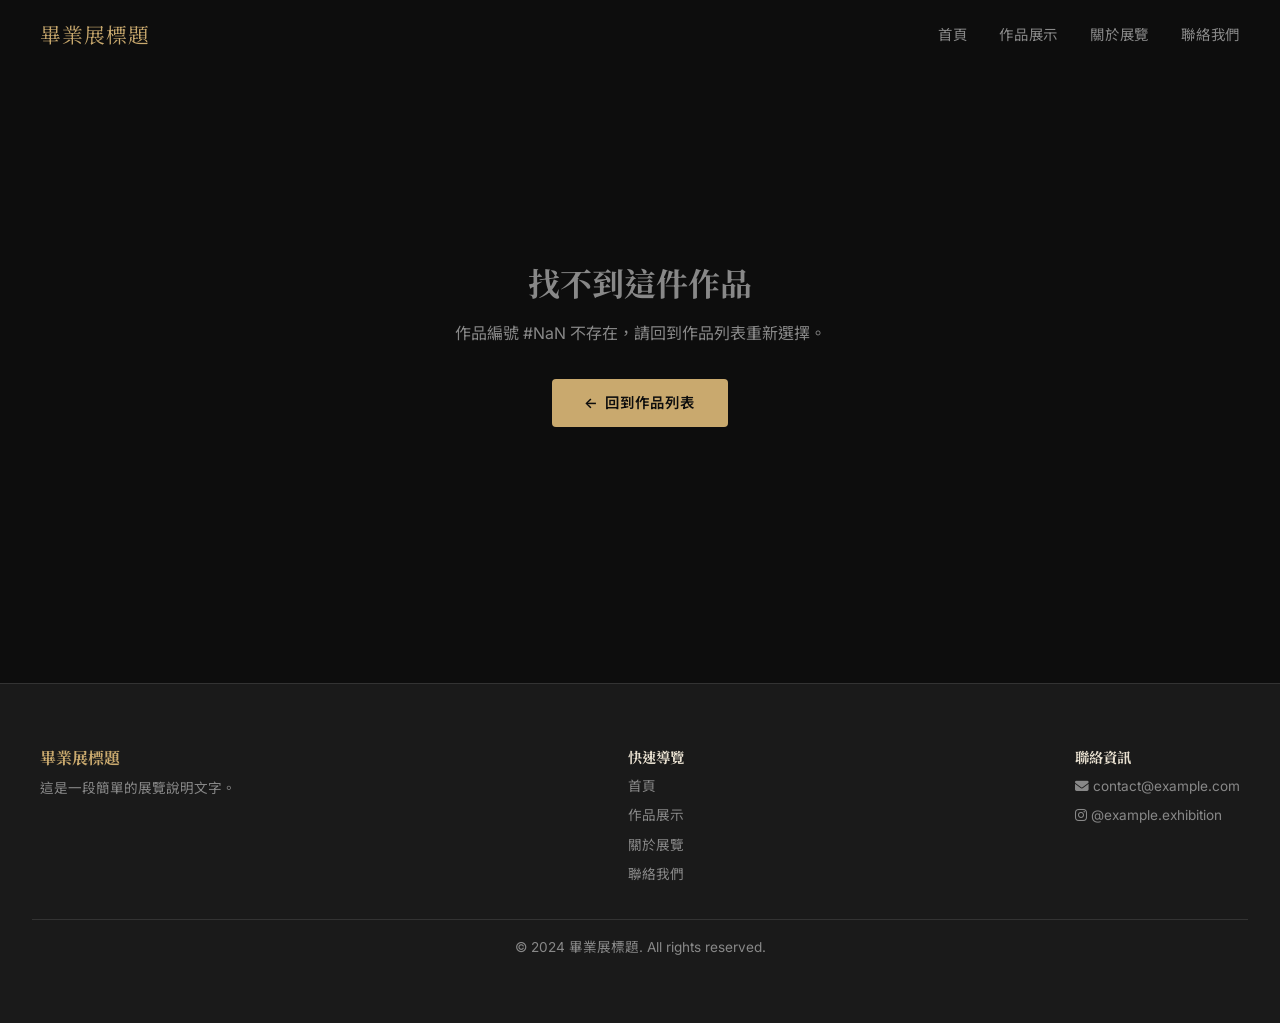
<file: artwork.html>
<!DOCTYPE html>
<html lang="zh-TW">
<head>
  <meta charset="UTF-8" />
  <meta name="viewport" content="width=device-width, initial-scale=1.0" />
  <title>作品詳細 | 畢業展標題</title>
  <meta name="description" content="查看作品的詳細介紹、創作背景與創作者資訊。" />

  <link rel="preconnect" href="https://fonts.googleapis.com" />
  <link rel="preconnect" href="https://fonts.gstatic.com" crossorigin />
  <link href="https://fonts.googleapis.com/css2?family=Playfair+Display:ital,wght@0,400;0,700;1,400&family=Inter:wght@400;500;600&family=Noto+Serif+TC:wght@400;700&family=Noto+Sans+TC&display=swap" rel="stylesheet" />
  <link rel="stylesheet" href="https://cdnjs.cloudflare.com/ajax/libs/font-awesome/6.5.0/css/all.min.css" />

  <link rel="stylesheet" href="css/style.css" />
  <link rel="stylesheet" href="css/artwork.css" />
</head>
<body>

  <!-- ═══ Navbar ═══════════════════════════════════════════════════════════ -->
  <nav class="navbar scrolled" id="navbar">
    <div class="navbar-inner">
      <a href="index.html" class="navbar-logo">畢業展標題</a>
      <button class="hamburger" aria-label="開啟選單">
        <span></span><span></span><span></span>
      </button>
      <ul class="nav-links">
        <li><a href="index.html">首頁</a></li>
        <li><a href="gallery.html">作品展示</a></li>
        <li><a href="about.html">關於展覽</a></li>
        <li><a href="contact.html">聯絡我們</a></li>
      </ul>
    </div>
  </nav>

  <!-- ═══ 作品詳細（由 JS 動態填入） ════════════════════════════════════════ -->
  <main class="artwork-detail container" id="artwork-content">
    <!-- JS 會在這裡填入作品內容 -->
    <p style="text-align:center; padding: 4rem 0; color: var(--color-text-muted);">載入中…</p>
  </main>

  <!-- ═══ Footer ════════════════════════════════════════════════════════════ -->
  <footer class="footer">
    <div class="footer-grid">
      <div class="footer-brand">
        <h3>畢業展標題</h3>
        <p>這是一段簡單的展覽說明文字。</p>
      </div>
      <div class="footer-links">
        <h4>快速導覽</h4>
        <ul>
          <li><a href="index.html">首頁</a></li>
          <li><a href="gallery.html">作品展示</a></li>
          <li><a href="about.html">關於展覽</a></li>
          <li><a href="contact.html">聯絡我們</a></li>
        </ul>
      </div>
      <div class="footer-links">
        <h4>聯絡資訊</h4>
        <ul>
          <li><a href="mailto:contact@example.com"><i class="fa-solid fa-envelope"></i> contact@example.com</a></li>
          <li><a href="#"><i class="fa-brands fa-instagram"></i> @example.exhibition</a></li>
        </ul>
      </div>
    </div>
    <p class="footer-copy">© 2024 畢業展標題. All rights reserved.</p>
  </footer>

  <!-- ═══ Scripts ════════════════════════════════════════════════════════════ -->
  <script src="js/artworks.js"></script>
  <script src="js/main.js"></script>
  <script>
    /**
     * 作品詳細頁邏輯
     *
     * 學習重點：
     *  - URLSearchParams：從網址讀取參數（?id=1）
     *  - 根據資料動態產生 HTML 內容
     *  - document.title 動態修改瀏覽器標籤標題
     */
    document.addEventListener('DOMContentLoaded', () => {
      // 1. 從網址讀取 ?id=N 參數
      // TODO [intermediate] 試著用 console.log(params) 看看 URLSearchParams 的輸出
      const params = new URLSearchParams(window.location.search);
      const id = parseInt(params.get('id'));

      const container = document.getElementById('artwork-content');

      // 2. 找對應的作品資料
      const artwork = getArtworkById(id); // 來自 artworks.js

      // 3. 找不到作品時顯示錯誤訊息
      if (!artwork) {
        container.innerHTML = `
          <div class="not-found">
            <h2>找不到這件作品</h2>
            <p style="color: var(--color-text-muted); margin-bottom: 2rem;">
              作品編號 #${id} 不存在，請回到作品列表重新選擇。
            </p>
            <a href="gallery.html" class="btn btn-primary">← 回到作品列表</a>
          </div>
        `;
        return;
      }

      // 4. 更新瀏覽器標籤標題
      document.title = `${artwork.title} | 畢業展標題`;

      // 5. 分類中文對應
      const categoryLabels = {
        painting: '平面', sculpture: '立體',
        digital: '數位', photography: '攝影'
      };

      // 6. 填入 HTML
      // TODO [challenge] 新增「上一件 / 下一件」按鈕，讓使用者可以在作品間切換
      // TODO [intermediate] 在 artwork-meta 區塊新增更多欄位，例如「作品尺寸」
      container.innerHTML = `
        <div class="artwork-layout">

          <!-- 左側：圖片 -->
          <div class="artwork-image-section reveal">
            <img
              src="${artwork.image}"
              alt="${artwork.title}"
              class="artwork-main-image"
            />
            <p class="artwork-image-caption">
              <i class="fa-regular fa-image"></i> ${artwork.title}，${artwork.year}
            </p>
          </div>

          <!-- 右側：資訊 -->
          <div class="artwork-info reveal reveal-delay-1">
            <h1>${artwork.title}</h1>
            <p class="artwork-artist-line">
              <i class="fa-solid fa-user-pen"></i>
              ${artwork.artist}
            </p>

            <!-- 作品基本資料 -->
            <div class="artwork-meta">
              <div class="meta-row">
                <span class="meta-label">年份</span>
                <span class="meta-value">${artwork.year}</span>
              </div>
              <div class="meta-row">
                <span class="meta-label">媒材</span>
                <span class="meta-value">${artwork.medium}</span>
              </div>
              <div class="meta-row">
                <span class="meta-label">分類</span>
                <span class="meta-value">${categoryLabels[artwork.category] || artwork.category}</span>
              </div>
              <!-- TODO [beginner] 新增更多 meta-row，例如展出地點、作品尺寸 -->
            </div>

            <!-- 作品介紹 -->
            <p class="artwork-description">${artwork.description}</p>

            <!-- 標籤 -->
            <div class="artwork-tags">
              <span class="tag">#${categoryLabels[artwork.category] || artwork.category}</span>
              <span class="tag">#${artwork.year}</span>
              <span class="tag">#畢業製作</span>
              <!-- TODO [intermediate] 在 artworks.js 的每件作品加上 tags 陣列，並在這裡動態渲染 -->
            </div>

            <!-- 導覽按鈕 -->
            <div class="artwork-nav-links">
              <a href="gallery.html" class="btn btn-outline">← 回到作品列表</a>
            </div>
          </div>
        </div>
      `;

      // 讓滾動動畫生效
      document.querySelectorAll('.reveal').forEach(el => el.classList.add('visible'));
    });
  </script>

</body>
</html>
</file>
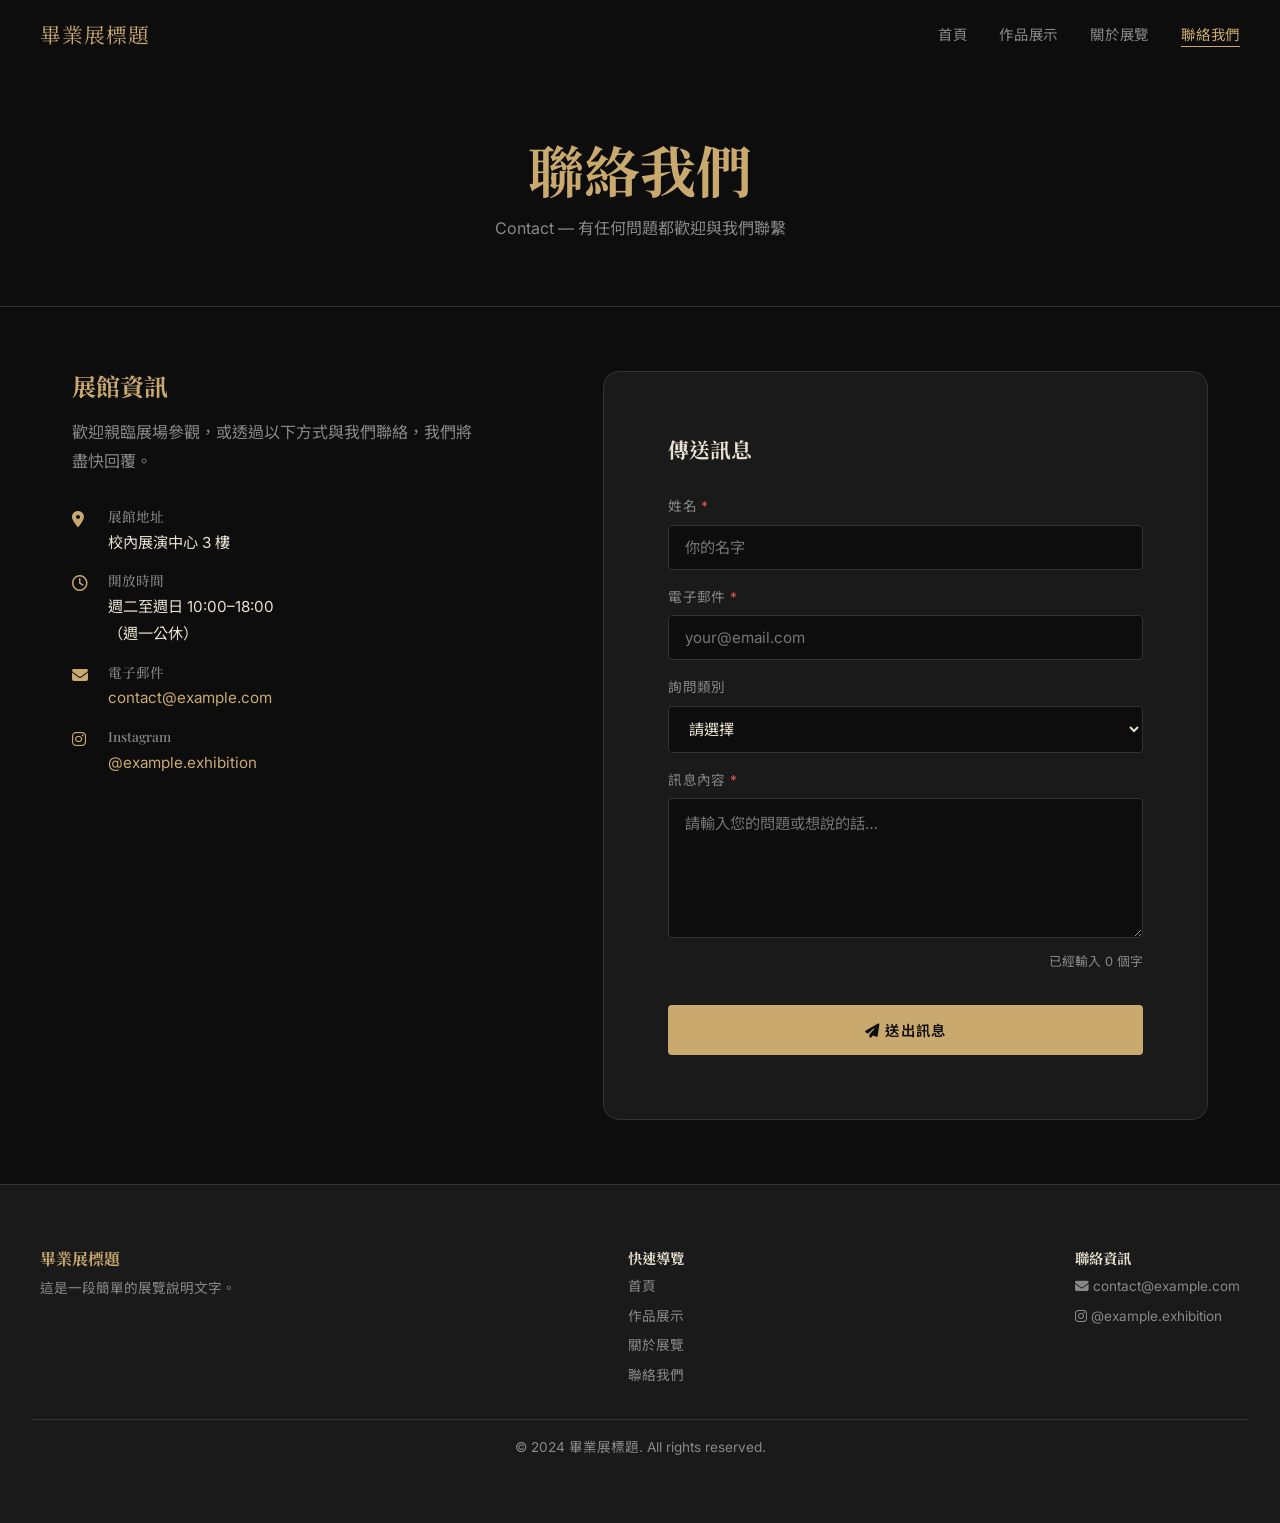
<file: contact.html>
<!DOCTYPE html>
<html lang="zh-TW">
<head>
  <meta charset="UTF-8" />
  <meta name="viewport" content="width=device-width, initial-scale=1.0" />
  <title>聯絡我們 | 畢業展標題</title>
  <meta name="description" content="聯絡展覽單位，查詢展覽相關資訊或預約參觀。" />

  <link rel="preconnect" href="https://fonts.googleapis.com" />
  <link rel="preconnect" href="https://fonts.gstatic.com" crossorigin />
  <link href="https://fonts.googleapis.com/css2?family=Playfair+Display:ital,wght@0,400;0,700;1,400&family=Inter:wght@400;500;600&family=Noto+Serif+TC:wght@400;700&family=Noto+Sans+TC&display=swap" rel="stylesheet" />
  <link rel="stylesheet" href="https://cdnjs.cloudflare.com/ajax/libs/font-awesome/6.5.0/css/all.min.css" />

  <link rel="stylesheet" href="css/style.css" />
  <style>
    /* ─── 聯絡頁面樣式 ────────────────────────────────────────────────── */
    .contact-layout {
      display: grid;
      grid-template-columns: 1fr 1.5fr;
      gap: var(--spacing-xl);
      align-items: start;
    }

    /* 聯絡資訊欄 */
    .contact-info h2 {
      font-size: 1.5rem;
      margin-bottom: var(--spacing-sm);
      color: var(--color-primary);
    }

    .contact-info p {
      color: var(--color-text-muted);
      line-height: 1.8;
      margin-bottom: var(--spacing-md);
    }

    .contact-detail {
      display: flex;
      align-items: flex-start;
      gap: var(--spacing-sm);
      margin-bottom: var(--spacing-sm);
    }

    .contact-detail i {
      color: var(--color-primary);
      font-size: 1rem;
      margin-top: 3px;
      width: 20px;
    }

    .contact-detail div h4 {
      font-size: 0.85rem;
      color: var(--color-text-muted);
      font-weight: 500;
      margin-bottom: 0.2rem;
    }

    .contact-detail div p {
      font-size: 0.95rem;
      color: var(--color-text);
      margin: 0;
    }

    /* 聯絡表單 */
    .contact-form-card {
      background: var(--color-surface);
      border: 1px solid var(--color-border);
      border-radius: var(--radius-lg);
      padding: var(--spacing-lg);
    }

    .contact-form-card h2 {
      font-size: 1.3rem;
      margin-bottom: var(--spacing-md);
    }

    .form-group {
      margin-bottom: var(--spacing-sm);
    }

    /* TODO [beginner] 修改 label 的字型大小和顏色 */
    .form-group label {
      display: block;
      font-size: 0.85rem;
      color: var(--color-text-muted);
      margin-bottom: 0.4rem;
      letter-spacing: 0.03em;
    }

    .form-group input,
    .form-group select,
    .form-group textarea {
      width: 100%;
      padding: 0.75rem 1rem;
      background: var(--color-bg);
      border: 1px solid var(--color-border);
      border-radius: var(--radius-sm);
      color: var(--color-text);
      font-family: var(--font-body);
      font-size: 0.95rem;
      transition: border-color var(--transition);
      outline: none;
    }

    /* TODO [beginner] 當使用者點選輸入框時，border 顏色改變（:focus 效果） */
    .form-group input:focus,
    .form-group select:focus,
    .form-group textarea:focus {
      border-color: var(--color-primary);
    }

    .form-group input.error,
    .form-group textarea.error {
      border-color: #e55;
    }

    .form-group textarea {
      resize: vertical;
      min-height: 140px;
    }

    .form-group select option {
      background: var(--color-surface);
    }

    .error-msg {
      font-size: 0.8rem;
      color: #e55;
      margin-top: 0.3rem;
      display: none;
    }

    .error-msg.show {
      display: block;
    }

    .form-submit {
      width: 100%;
      padding: 0.9rem;
      margin-top: var(--spacing-sm);
    }

    /* 送出成功訊息 */
    .success-msg {
      display: none;
      text-align: center;
      padding: var(--spacing-md);
      background: rgba(201, 169, 110, 0.1);
      border: 1px solid var(--color-primary);
      border-radius: var(--radius-md);
      color: var(--color-primary);
      margin-top: var(--spacing-sm);
    }

    .success-msg.show {
      display: block;
    }

    @media (max-width: 768px) {
      .contact-layout {
        grid-template-columns: 1fr;
      }
    }
  </style>
</head>
<body>

  <!-- ═══ Navbar ═══════════════════════════════════════════════════════════ -->
  <nav class="navbar scrolled" id="navbar">
    <div class="navbar-inner">
      <a href="index.html" class="navbar-logo">畢業展標題</a>
      <button class="hamburger" aria-label="開啟選單">
        <span></span><span></span><span></span>
      </button>
      <ul class="nav-links">
        <li><a href="index.html">首頁</a></li>
        <li><a href="gallery.html">作品展示</a></li>
        <li><a href="about.html">關於展覽</a></li>
        <li><a href="contact.html">聯絡我們</a></li>
      </ul>
    </div>
  </nav>

  <!-- ═══ Page Header ═══════════════════════════════════════════════════════ -->
  <header class="page-header">
    <div class="container">
      <h1>聯絡我們</h1>
      <p>Contact — 有任何問題都歡迎與我們聯繫</p>
    </div>
  </header>

  <!-- ═══ Main ══════════════════════════════════════════════════════════════ -->
  <main class="section">
    <div class="container">
      <div class="contact-layout">

        <!-- 左側：聯絡資訊 -->
        <!-- TODO [beginner] 修改以下的聯絡資訊 -->
        <div class="contact-info reveal">
          <h2>展館資訊</h2>
          <p>歡迎親臨展場參觀，或透過以下方式與我們聯絡，我們將盡快回覆。</p>

          <div class="contact-detail">
            <i class="fa-solid fa-location-dot"></i>
            <div>
              <h4>展館地址</h4>
              <p>校內展演中心 3 樓</p>
            </div>
          </div>

          <div class="contact-detail">
            <i class="fa-regular fa-clock"></i>
            <div>
              <h4>開放時間</h4>
              <p>週二至週日 10:00–18:00<br />（週一公休）</p>
            </div>
          </div>

          <div class="contact-detail">
            <i class="fa-solid fa-envelope"></i>
            <div>
              <h4>電子郵件</h4>
              <p><a href="mailto:contact@example.com">contact@example.com</a></p>
            </div>
          </div>

          <div class="contact-detail">
            <i class="fa-brands fa-instagram"></i>
            <div>
              <h4>Instagram</h4>
              <p><a href="#">@example.exhibition</a></p>
            </div>
          </div>
        </div>

        <!-- 右側：聯絡表單 -->
        <div class="contact-form-card reveal reveal-delay-1">
          <h2>傳送訊息</h2>

          <!--
            這是一個純 HTML 表單，不需要後端伺服器
            TODO [challenge] 試著用 JavaScript 實作表單驗證：
              1. 姓名不能是空白
              2. Email 格式要正確（hint：用正規表達式 regex）
              3. 訊息不能少於 10 個字元
              送出後顯示成功訊息，並清空表單
          -->
          <form id="contact-form" novalidate>

            <div class="form-group">
              <label for="name">姓名 <span style="color:#e55">*</span></label>
              <input type="text" id="name" name="name" placeholder="你的名字" />
              <p class="error-msg" id="name-error">請輸入姓名</p>
            </div>

            <div class="form-group">
              <label for="email">電子郵件 <span style="color:#e55">*</span></label>
              <input type="email" id="email" name="email" placeholder="your@email.com" />
              <p class="error-msg" id="email-error">請輸入有效的電子郵件</p>
            </div>

            <div class="form-group">
              <label for="subject">詢問類別</label>
              <select id="subject" name="subject">
                <option value="">請選擇</option>
                <option value="ticket">票務問題</option>
                <option value="group">團體參觀</option>
                <option value="media">媒體採訪</option>
                <option value="other">其他問題</option>
              </select>
            </div>

            <div class="form-group">
              <label for="message">訊息內容 <span style="color:#e55">*</span></label>
              <textarea id="message" name="message" placeholder="請輸入您的問題或想說的話…"></textarea>
              <div id="char-counter" style="text-align: right; font-size: 0.8rem; color: var(--color-text-muted); margin-top: 0.3rem;">已經輸入 0 個字</div>
              <p class="error-msg" id="message-error">訊息至少需要 10 個字元</p>
            </div>

            <button type="submit" class="btn btn-primary form-submit">
              <i class="fa-solid fa-paper-plane"></i> 送出訊息
            </button>

            <div class="success-msg" id="success-msg">
              <i class="fa-solid fa-circle-check"></i>
              訊息已送出！我們將盡快回覆您。
            </div>

          </form>
        </div>
      </div>
    </div>
  </main>

  <!-- ═══ Footer ════════════════════════════════════════════════════════════ -->
  <footer class="footer">
    <div class="footer-grid">
      <div class="footer-brand">
        <h3>畢業展標題</h3>
        <p>這是一段簡單的展覽說明文字。</p>
      </div>
      <div class="footer-links">
        <h4>快速導覽</h4>
        <ul>
          <li><a href="index.html">首頁</a></li>
          <li><a href="gallery.html">作品展示</a></li>
          <li><a href="about.html">關於展覽</a></li>
          <li><a href="contact.html">聯絡我們</a></li>
        </ul>
      </div>
      <div class="footer-links">
        <h4>聯絡資訊</h4>
        <ul>
          <li><a href="mailto:contact@example.com"><i class="fa-solid fa-envelope"></i> contact@example.com</a></li>
          <li><a href="#"><i class="fa-brands fa-instagram"></i> @example.exhibition</a></li>
        </ul>
      </div>
    </div>
    <p class="footer-copy">© 2024 畢業展標題. All rights reserved.</p>
  </footer>

  <!-- ═══ Scripts ════════════════════════════════════════════════════════════ -->
  <script src="js/main.js"></script>
  <script>
    /**
     * 表單驗證邏輯
     *
     * 學習重點：
     *  - 表單的 submit 事件與 preventDefault()
     *  - 正規表達式（Regex）驗證 email 格式
     *  - 動態新增/移除 CSS class 來顯示錯誤訊息
     */

    // TODO [challenge] 目前這裡是完整的範例程式碼，你的任務是：
    //   1. 讀懂每一行的意思
    //   2. 試著在 console.log 加入 debug 訊息，幫助你理解流程
    //   3. 新增一個「字數計數器」，顯示 textarea 還能輸入幾個字

    const messageInput = document.getElementById('message');
    const charCounter = document.getElementById('char-counter');
    if (messageInput && charCounter) {
      messageInput.addEventListener('input', function() {
        const currentLength = this.value.length;
        charCounter.textContent = `已經輸入 ${currentLength} 個字`;
      });
    }

    document.getElementById('contact-form').addEventListener('submit', function(e) {
      e.preventDefault(); // 阻止表單的預設送出行為（會重新整理頁面）

      let isValid = true;

      // 驗證姓名
      const name = document.getElementById('name');
      if (name.value.trim() === '') {
        name.classList.add('error');
        document.getElementById('name-error').classList.add('show');
        isValid = false;
      } else {
        name.classList.remove('error');
        document.getElementById('name-error').classList.remove('show');
      }

      // 驗證 Email（使用正規表達式）
      const email = document.getElementById('email');
      const emailRegex = /^[^\s@]+@[^\s@]+\.[^\s@]+$/;
      // TODO [intermediate] 試著理解這個 Regex 的意思，並在 MDN 查詢更多關於正規表達式的資料
      if (!emailRegex.test(email.value)) {
        email.classList.add('error');
        document.getElementById('email-error').classList.add('show');
        isValid = false;
      } else {
        email.classList.remove('error');
        document.getElementById('email-error').classList.remove('show');
      }

      // 驗證訊息長度
      const message = document.getElementById('message');
      if (message.value.trim().length < 10) {
        message.classList.add('error');
        document.getElementById('message-error').classList.add('show');
        isValid = false;
      } else {
        message.classList.remove('error');
        document.getElementById('message-error').classList.remove('show');
      }

      // 全部驗證通過 → 顯示成功訊息
      if (isValid) {
        const successMsg = document.getElementById('success-msg');
        successMsg.classList.add('show');
        this.reset(); // 清空表單
        if (charCounter) charCounter.textContent = '已經輸入 0 個字'; // 重置計數器
        
        // TODO [challenge] 試著用 setTimeout 讓成功訊息在 5 秒後自動消失
        setTimeout(() => {
          successMsg.classList.remove('show');
        }, 5000);
      }
    });
  </script>

</body>
</html>
</file>
<file: css/style.css>
/*
 * style.css — 全站共用樣式
 *
 * 學習重點：
 *  - CSS 自定義變數 (Custom Properties / Variables)
 *  - Flexbox 排版
 *  - CSS Reset 的重要性
 *  - RWD 響應式設計（Media Query）
 *  - 過渡動畫（transition）與滾動動畫（.reveal）
 */

/* ═══════════════════════════════════════════════════════
   1. CSS 變數（設計系統的核心！改這裡就能換掉整個網站配色）
   ═══════════════════════════════════════════════════════ */
:root {
  /* TODO [beginner] 試著修改這些顏色變數，整個網站配色會一起改變！ */
  --color-primary: #c9a96e;       /* 金色主色 */
  --color-primary-dark: #a07840;  /* 深金色（hover 時使用） */
  --color-bg: #0d0d0d;            /* 全站背景（深黑） */
  --color-surface: #1a1a1a;       /* 卡片/區塊背景 */
  --color-surface-2: #252525;     /* 次層背景 */
  --color-text: #e8e0d0;          /* 主文字（米白） */
  --color-text-muted: #888;       /* 次要文字（灰） */
  --color-border: #333;           /* 邊框線 */

  /* 字型 */
  --font-heading: 'Playfair Display', 'Noto Serif TC', serif;
  --font-body: 'Inter', 'Noto Sans TC', sans-serif;

  /* 間距 */
  --spacing-xs: 0.5rem;
  --spacing-sm: 1rem;
  --spacing-md: 2rem;
  --spacing-lg: 4rem;
  --spacing-xl: 8rem;

  /* 圓角 */
  --radius-sm: 4px;
  --radius-md: 8px;
  --radius-lg: 16px;

  /* 陰影 */
  --shadow-card: 0 4px 20px rgba(0, 0, 0, 0.4);
  --shadow-hover: 0 8px 32px rgba(201, 169, 110, 0.2);

  /* 過渡動畫速度 */
  --transition: 0.3s ease;

  /* Navbar 高度 */
  --navbar-height: 70px;
}

/* ═══════════════════════════════════════════════════════
   2. Reset & Base Styles
   ═══════════════════════════════════════════════════════ */
*,
*::before,
*::after {
  box-sizing: border-box;
  margin: 0;
  padding: 0;
}

html {
  scroll-behavior: smooth; /* TODO [beginner] 試著拿掉這行，觀察錨點連結的差異 */
}

body {
  background-color: var(--color-bg);
  color: var(--color-text);
  font-family: var(--font-body);
  font-size: 16px;
  line-height: 1.7;
  min-height: 100vh;
}

img {
  max-width: 100%;
  display: block;
}

a {
  color: var(--color-primary);
  text-decoration: none;
  transition: color var(--transition);
}

a:hover {
  color: var(--color-primary-dark);
}

h1, h2, h3, h4 {
  font-family: var(--font-heading);
  line-height: 1.3;
  color: var(--color-text);
}

ul {
  list-style: none;
}

/* ═══════════════════════════════════════════════════════
   3. Utility Classes（工具 class，在不同頁面都會用到）
   ═══════════════════════════════════════════════════════ */
.container {
  max-width: 1200px;
  margin: 0 auto;
  padding: 0 var(--spacing-md);
}

.section {
  padding: var(--spacing-lg) 0;
}

.section-title {
  font-size: clamp(1.8rem, 4vw, 2.8rem);
  text-align: center;
  margin-bottom: var(--spacing-xs);
  color: var(--color-text);
}

.section-subtitle {
  text-align: center;
  color: var(--color-text-muted);
  margin-bottom: var(--spacing-md);
  font-size: 0.95rem;
  letter-spacing: 0.05em;
}

.section-divider {
  display: flex;
  align-items: center;
  justify-content: center;
  gap: var(--spacing-sm);
  margin-bottom: var(--spacing-lg);
}

.section-divider::before,
.section-divider::after {
  content: '';
  display: block;
  width: 60px;
  height: 1px;
  background: var(--color-primary);
  opacity: 0.5;
}

.btn {
  display: inline-block;
  padding: 0.75rem 2rem;
  border-radius: var(--radius-sm);
  font-family: var(--font-body);
  font-size: 0.9rem;
  letter-spacing: 0.08em;
  cursor: pointer;
  transition: all var(--transition);
  border: none;
}

.btn-primary {
  background: var(--color-primary);
  color: #0d0d0d;
  font-weight: 600;
}

.btn-primary:hover {
  background: var(--color-primary-dark);
  color: #0d0d0d;
  transform: translateY(-2px);
  box-shadow: var(--shadow-hover);
}

.btn-outline {
  background: transparent;
  color: var(--color-primary);
  border: 1px solid var(--color-primary);
}

.btn-outline:hover {
  background: var(--color-primary);
  color: #0d0d0d;
  transform: translateY(-2px);
}

/* ═══════════════════════════════════════════════════════
   4. Navbar
   ═══════════════════════════════════════════════════════ */
.navbar {
  position: fixed;
  top: 0;
  left: 0;
  right: 0;
  z-index: 1000;
  height: var(--navbar-height);
  display: flex;
  align-items: center;
  padding: 0 var(--spacing-md);
  transition: background var(--transition), box-shadow var(--transition);
}

/* 滾動後加上背景（由 main.js 控制） */
.navbar.scrolled {
  background: rgba(13, 13, 13, 0.95);
  backdrop-filter: blur(10px);
  box-shadow: 0 1px 0 var(--color-border);
}

.navbar-inner {
  max-width: 1200px;
  width: 100%;
  margin: 0 auto;
  display: flex;
  align-items: center;
  justify-content: space-between;
}

.navbar-logo {
  font-family: var(--font-heading);
  font-size: 1.3rem;
  color: var(--color-primary) !important;
  letter-spacing: 0.05em;
}

.nav-links {
  display: flex;
  align-items: center;
  gap: var(--spacing-md);
}

.nav-links a {
  color: var(--color-text-muted);
  font-size: 0.9rem;
  letter-spacing: 0.05em;
  transition: color var(--transition);
  position: relative;
}

.nav-links a::after {
  content: '';
  position: absolute;
  bottom: -4px;
  left: 0;
  width: 0;
  height: 1px;
  background: var(--color-primary);
  transition: width var(--transition);
}

.nav-links a:hover,
.nav-links a.active {
  color: var(--color-primary);
}

.nav-links a:hover::after,
.nav-links a.active::after {
  width: 100%;
}

/* 漢堡選單（手機版） */
.hamburger {
  display: none;
  flex-direction: column;
  gap: 5px;
  cursor: pointer;
  background: none;
  border: none;
  padding: 4px;
}

.hamburger span {
  display: block;
  width: 24px;
  height: 2px;
  background: var(--color-text);
  transition: all var(--transition);
}

/* TODO [intermediate] 試著為 .hamburger.active 加上「X」形狀的動畫 */

/* ═══════════════════════════════════════════════════════
   5. Page Header（內頁頂部橫幅）
   ═══════════════════════════════════════════════════════ */
.page-header {
  padding-top: calc(var(--navbar-height) + var(--spacing-lg));
  padding-bottom: var(--spacing-lg);
  text-align: center;
  border-bottom: 1px solid var(--color-border);
}

.page-header h1 {
  font-size: clamp(2rem, 5vw, 3.5rem);
  color: var(--color-primary);
  margin-bottom: var(--spacing-xs);
}

.page-header p {
  color: var(--color-text-muted);
  font-size: 1rem;
}

/* ═══════════════════════════════════════════════════════
   6. Footer
   ═══════════════════════════════════════════════════════ */
.footer {
  background: var(--color-surface);
  border-top: 1px solid var(--color-border);
  padding: var(--spacing-lg) var(--spacing-md);
  text-align: center;
  color: var(--color-text-muted);
  font-size: 0.85rem;
}

.footer-grid {
  display: flex;
  justify-content: space-between;
  align-items: flex-start;
  flex-wrap: wrap;
  gap: var(--spacing-md);
  max-width: 1200px;
  margin: 0 auto var(--spacing-md);
  text-align: left;
}

.footer-brand h3 {
  font-family: var(--font-heading);
  color: var(--color-primary);
  margin-bottom: var(--spacing-xs);
}

.footer-links h4 {
  color: var(--color-text);
  margin-bottom: var(--spacing-xs);
  font-size: 0.9rem;
}

.footer-links ul {
  display: flex;
  flex-direction: column;
  gap: 0.4rem;
}

.footer-links a {
  color: var(--color-text-muted);
  font-size: 0.85rem;
}

.footer-links a:hover {
  color: var(--color-primary);
}

.footer-copy {
  padding-top: var(--spacing-sm);
  border-top: 1px solid var(--color-border);
}

/* ═══════════════════════════════════════════════════════
   7. 滾動動畫（.reveal）
   ═══════════════════════════════════════════════════════ */
.reveal {
  opacity: 0;
  transform: translateY(30px);
  transition: opacity 0.6s ease, transform 0.6s ease;
}

.reveal.visible {
  opacity: 1;
  transform: translateY(0);
}

/* 延遲版本（錯開動畫時機） */
.reveal-delay-1 { transition-delay: 0.1s; }
.reveal-delay-2 { transition-delay: 0.2s; }
.reveal-delay-3 { transition-delay: 0.3s; }

/* ═══════════════════════════════════════════════════════
   8. RWD 響應式設計
   ═══════════════════════════════════════════════════════ */

/* TODO [beginner] 試著縮小瀏覽器視窗，觀察 navbar 變成漢堡選單 */
@media (max-width: 768px) {
  .hamburger {
    display: flex;
  }

  .nav-links {
    position: fixed;
    top: var(--navbar-height);
    left: 0;
    right: 0;
    background: rgba(13, 13, 13, 0.98);
    flex-direction: column;
    align-items: center;
    padding: var(--spacing-md);
    gap: var(--spacing-md);
    max-height: 0;
    overflow: hidden;
    transition: max-height var(--transition), padding var(--transition);
  }

  .nav-links.open {
    max-height: 400px;
    border-bottom: 1px solid var(--color-border);
  }

  .footer-grid {
    flex-direction: column;
    text-align: center;
  }
}
</file>
<file: css/artwork.css>
/*
 * artwork.css — 作品詳細頁專屬樣式
 *
 * 學習重點：
 *  - CSS Grid 兩欄式版面
 *  - position: sticky（讓圖片固定在視窗）
 *  - 標籤清單的 Flexbox 排列
 */

/* ─── 作品詳細頁主體 ────────────────────────────────────────────────────────── */
.artwork-detail {
  padding: calc(var(--navbar-height) + var(--spacing-lg)) 0 var(--spacing-xl);
}

.artwork-layout {
  display: grid;
  grid-template-columns: 1fr 1fr;
  gap: var(--spacing-lg);
  align-items: start;
}

/* TODO [intermediate] 試著改成 3fr 2fr，讓圖片區佔更多空間 */

/* ─── 左側：圖片 ────────────────────────────────────────────────────────────  */
.artwork-image-section {
  /* sticky 會讓圖片在滾動時固定在畫面上（需要父層有足夠高度） */
  position: sticky;
  top: calc(var(--navbar-height) + var(--spacing-md));
}

.artwork-main-image {
  width: 100%;
  border-radius: var(--radius-lg);
  box-shadow: var(--shadow-card);
  aspect-ratio: 4 / 3;
  object-fit: cover;
}

.artwork-image-caption {
  margin-top: var(--spacing-xs);
  font-size: 0.8rem;
  color: var(--color-text-muted);
  text-align: center;
}

/* ─── 右側：資訊 ────────────────────────────────────────────────────────────  */
.artwork-info h1 {
  font-size: clamp(1.8rem, 3vw, 2.8rem);
  margin-bottom: var(--spacing-xs);
}

.artwork-artist-line {
  color: var(--color-primary);
  font-size: 1rem;
  margin-bottom: var(--spacing-md);
  display: flex;
  align-items: center;
  gap: 0.5rem;
}

.artwork-meta {
  border-top: 1px solid var(--color-border);
  border-bottom: 1px solid var(--color-border);
  padding: var(--spacing-sm) 0;
  margin-bottom: var(--spacing-md);
}

.meta-row {
  display: flex;
  justify-content: space-between;
  padding: 0.4rem 0;
  font-size: 0.9rem;
}

.meta-label {
  color: var(--color-text-muted);
}

.meta-value {
  color: var(--color-text);
}

/* TODO [beginner] 新增更多 meta-row，例如顯示「展出地點」或「作品尺寸」 */

.artwork-description {
  line-height: 1.9;
  color: var(--color-text);
  margin-bottom: var(--spacing-md);
}

/* ─── 標籤 ─────────────────────────────────────────────────────────────────  */
.artwork-tags {
  display: flex;
  flex-wrap: wrap;
  gap: 0.5rem;
  margin-bottom: var(--spacing-md);
}

.tag {
  font-size: 0.8rem;
  padding: 0.3rem 0.8rem;
  border-radius: 100px;
  border: 1px solid var(--color-border);
  color: var(--color-text-muted);
}

/* ─── 返回按鈕 ──────────────────────────────────────────────────────────────  */
.artwork-nav-links {
  display: flex;
  gap: var(--spacing-sm);
  flex-wrap: wrap;
}

/* ─── 找不到作品 ────────────────────────────────────────────────────────────  */
.not-found {
  text-align: center;
  padding: var(--spacing-xl) 0;
}

.not-found h2 {
  font-size: 2rem;
  color: var(--color-text-muted);
  margin-bottom: var(--spacing-sm);
}

/* ─── RWD ──────────────────────────────────────────────────────────────────  */
@media (max-width: 768px) {
  .artwork-layout {
    grid-template-columns: 1fr;
  }

  .artwork-image-section {
    position: static;
  }
}
</file>
